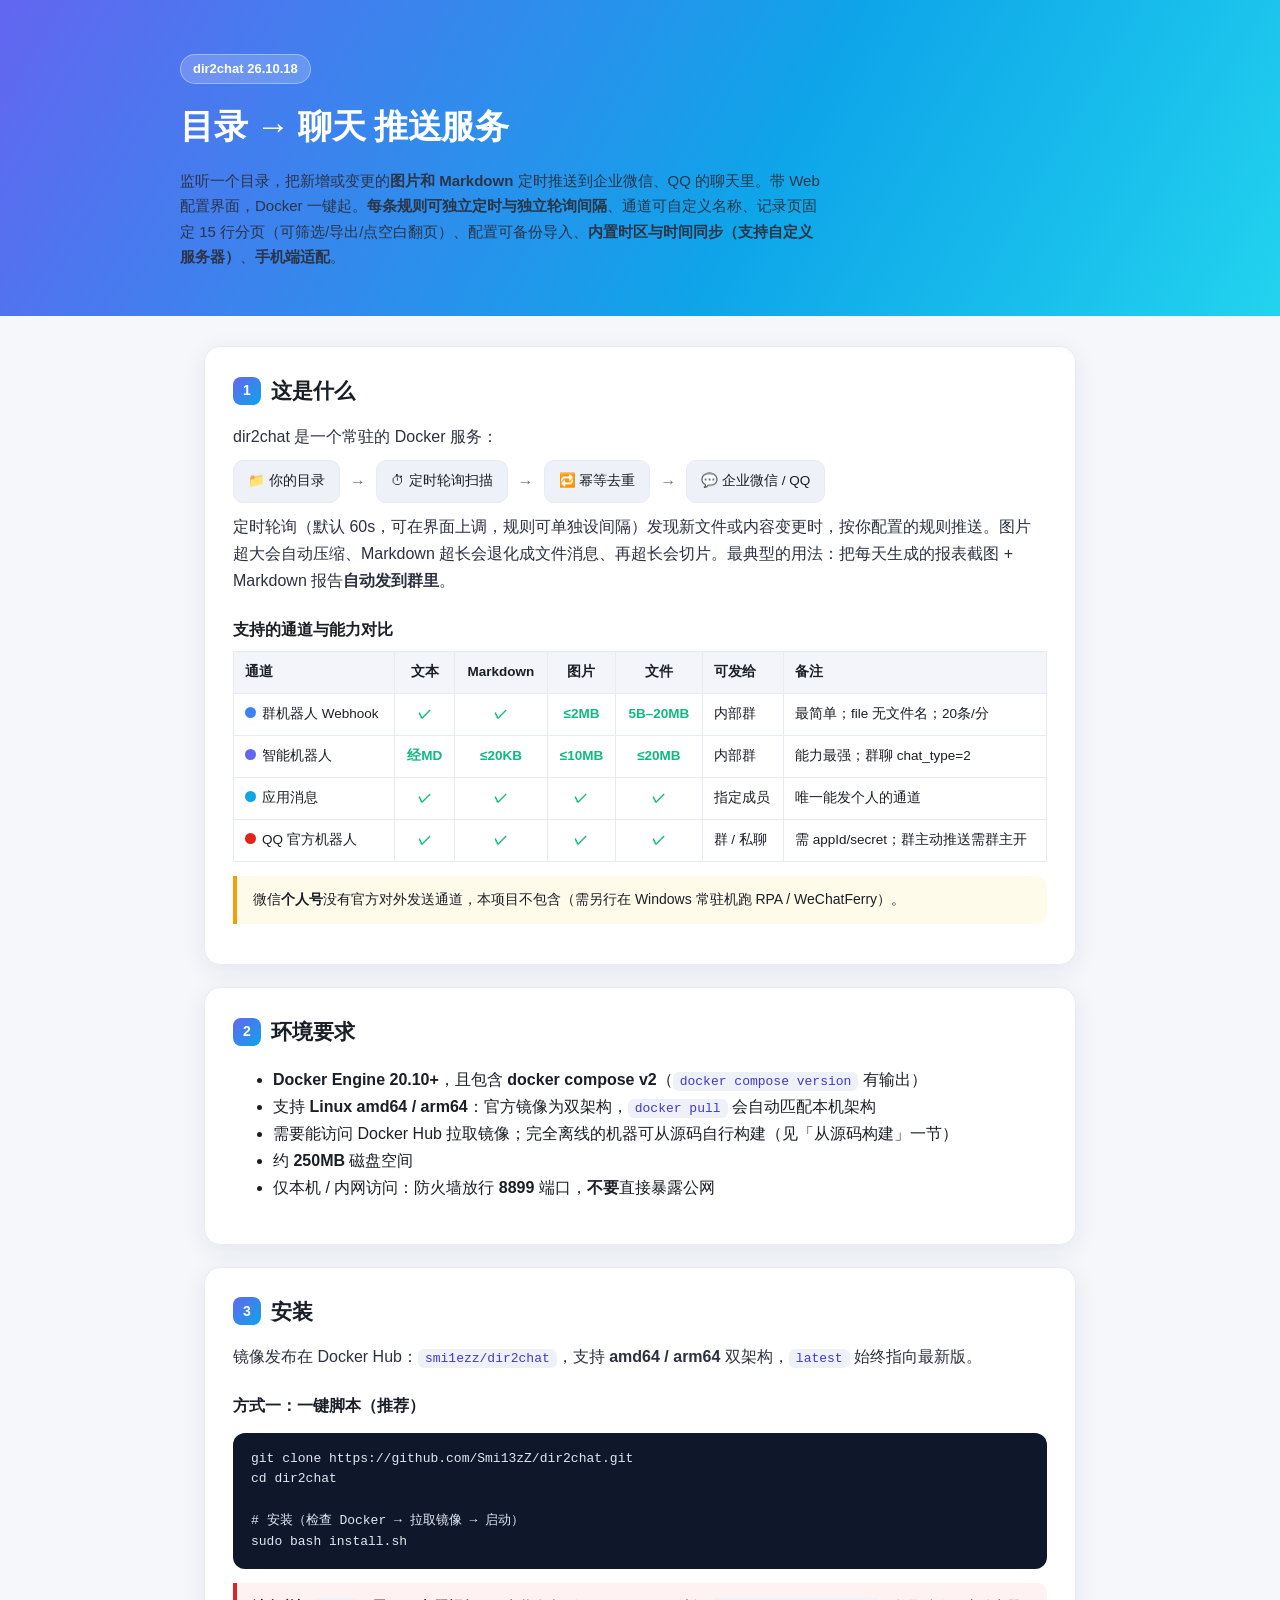
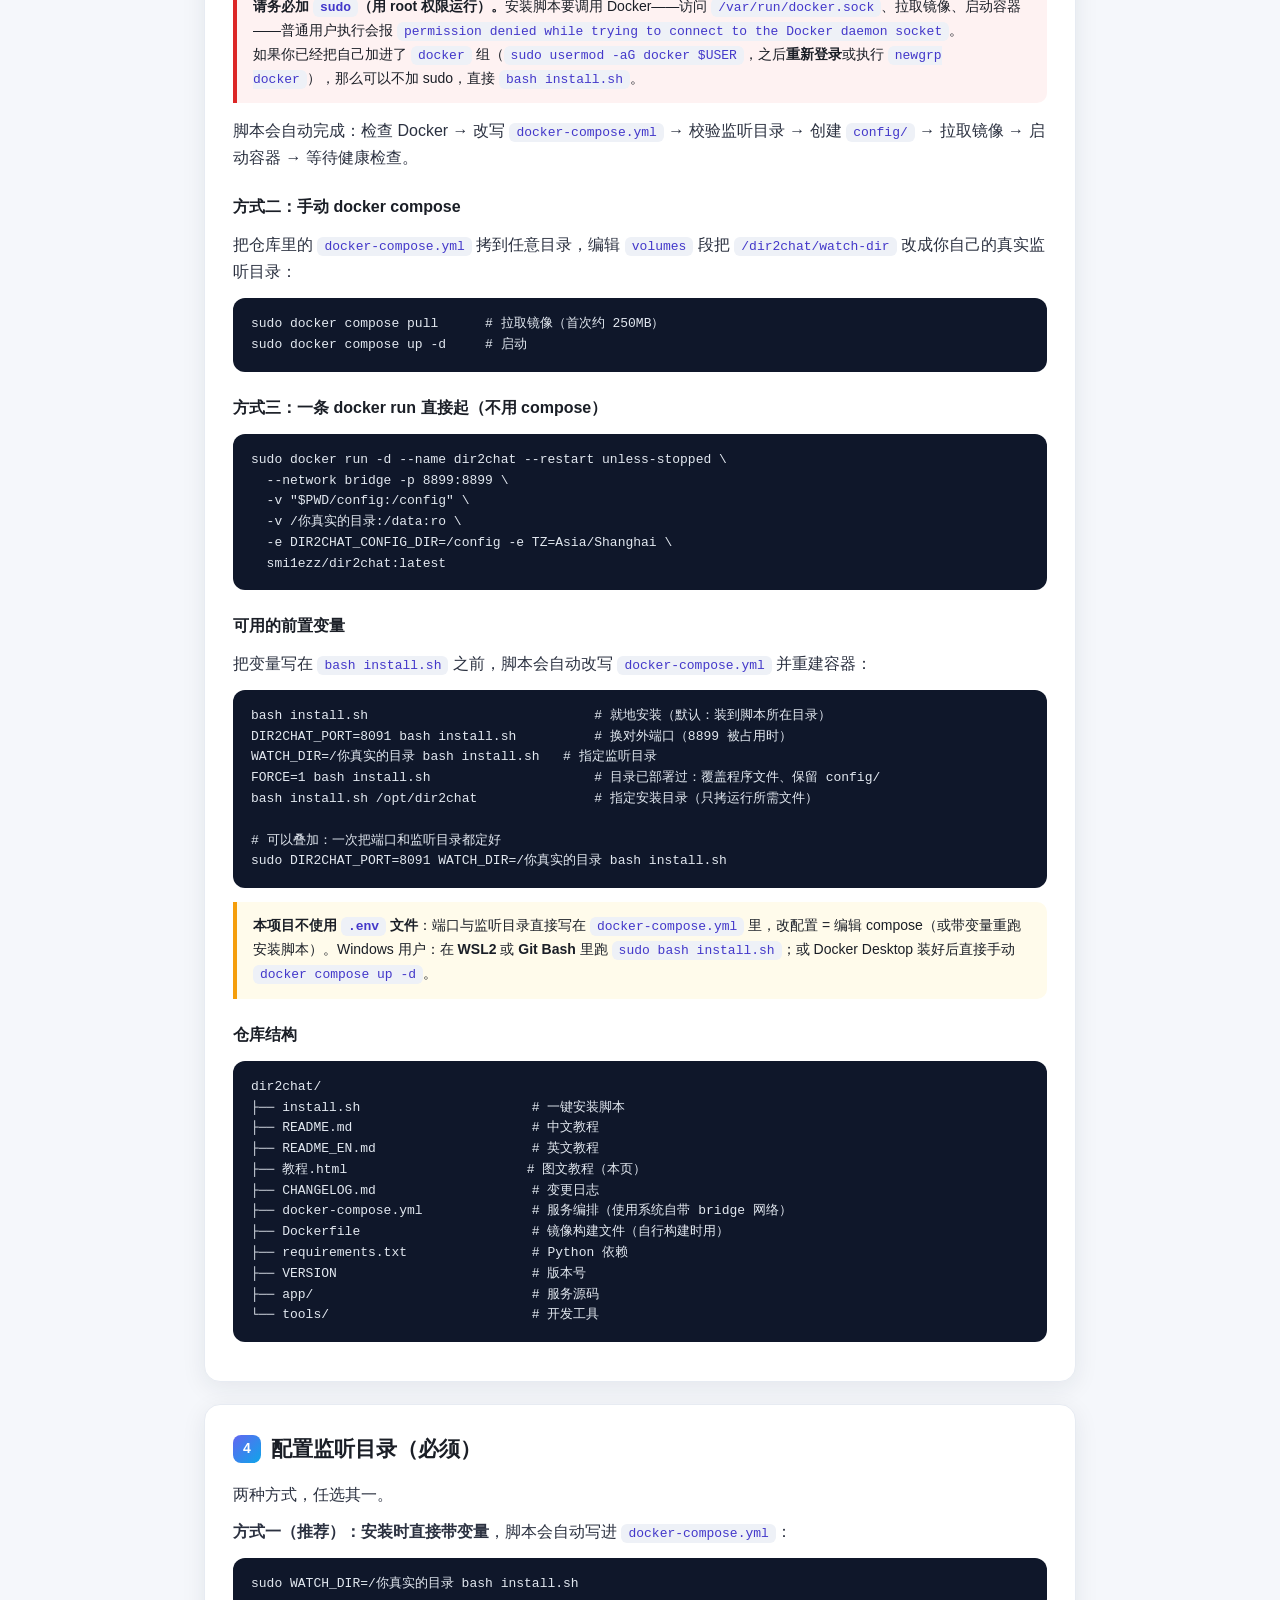
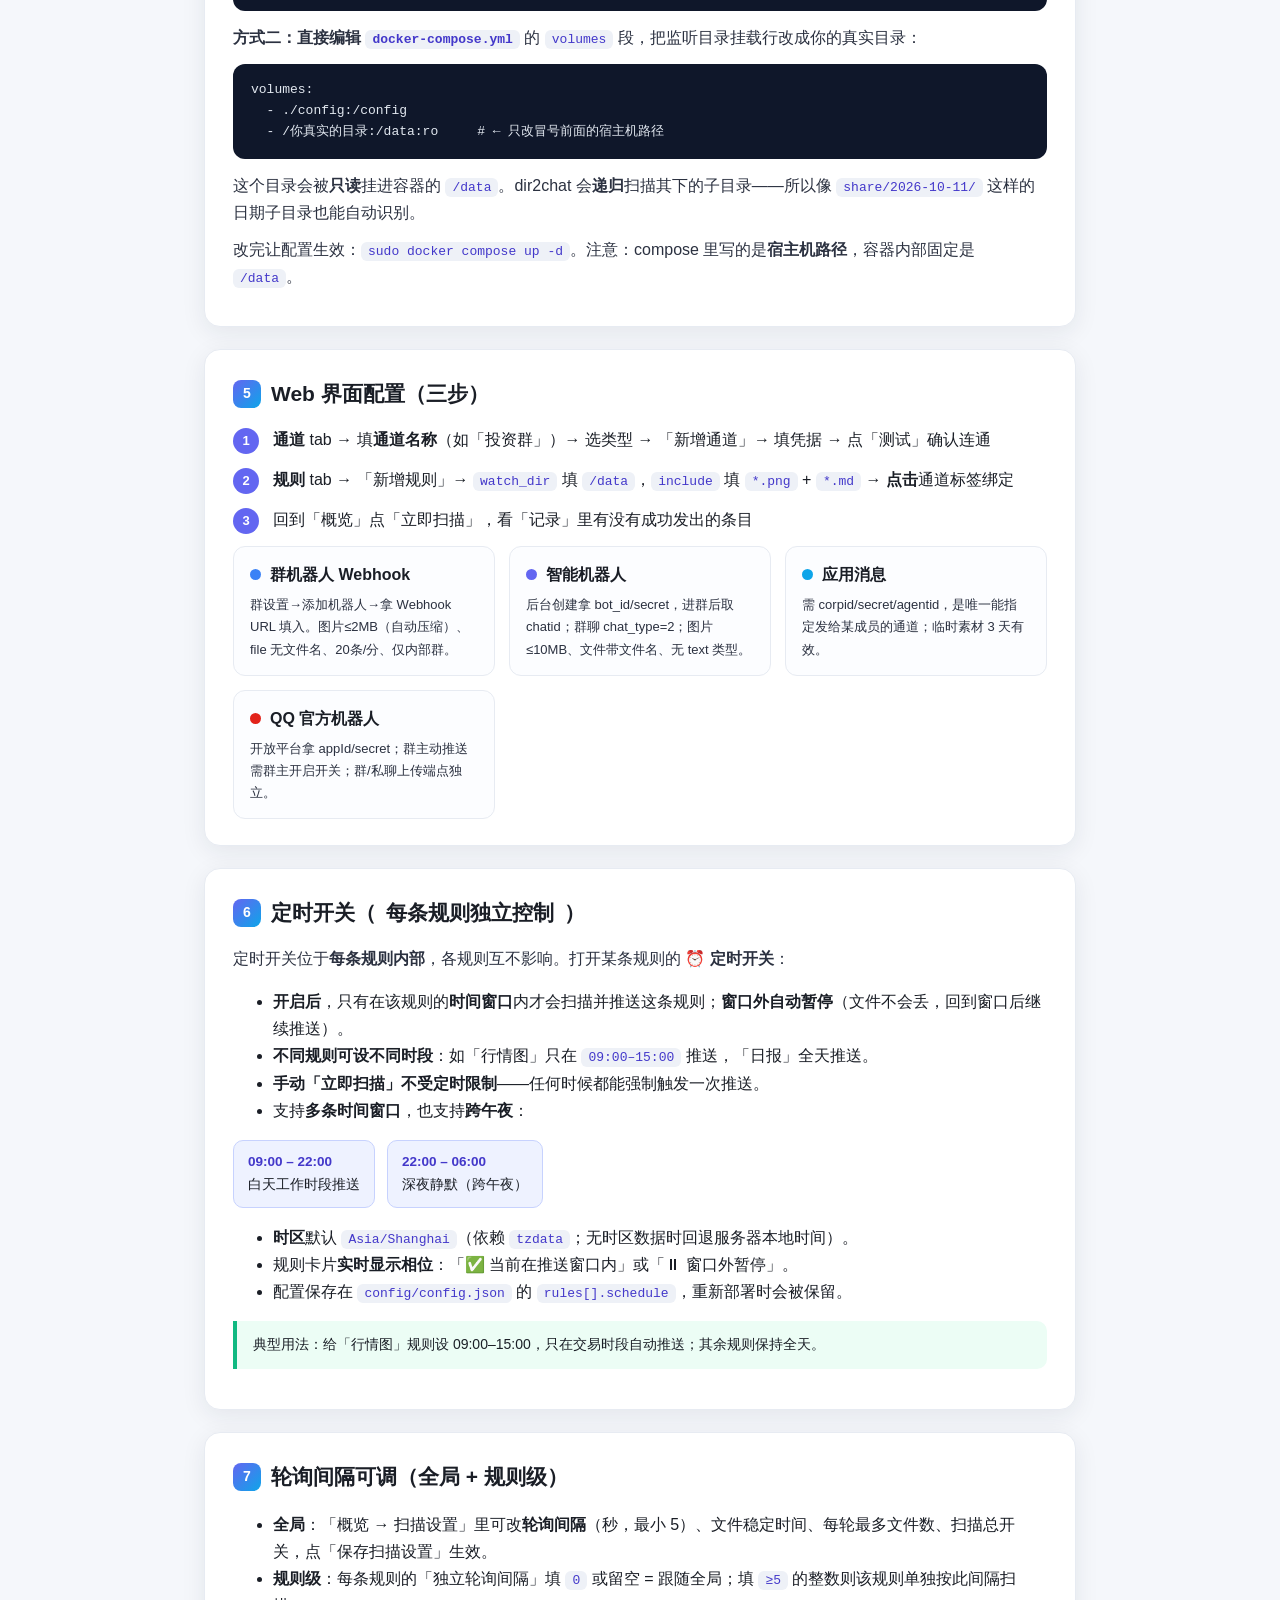
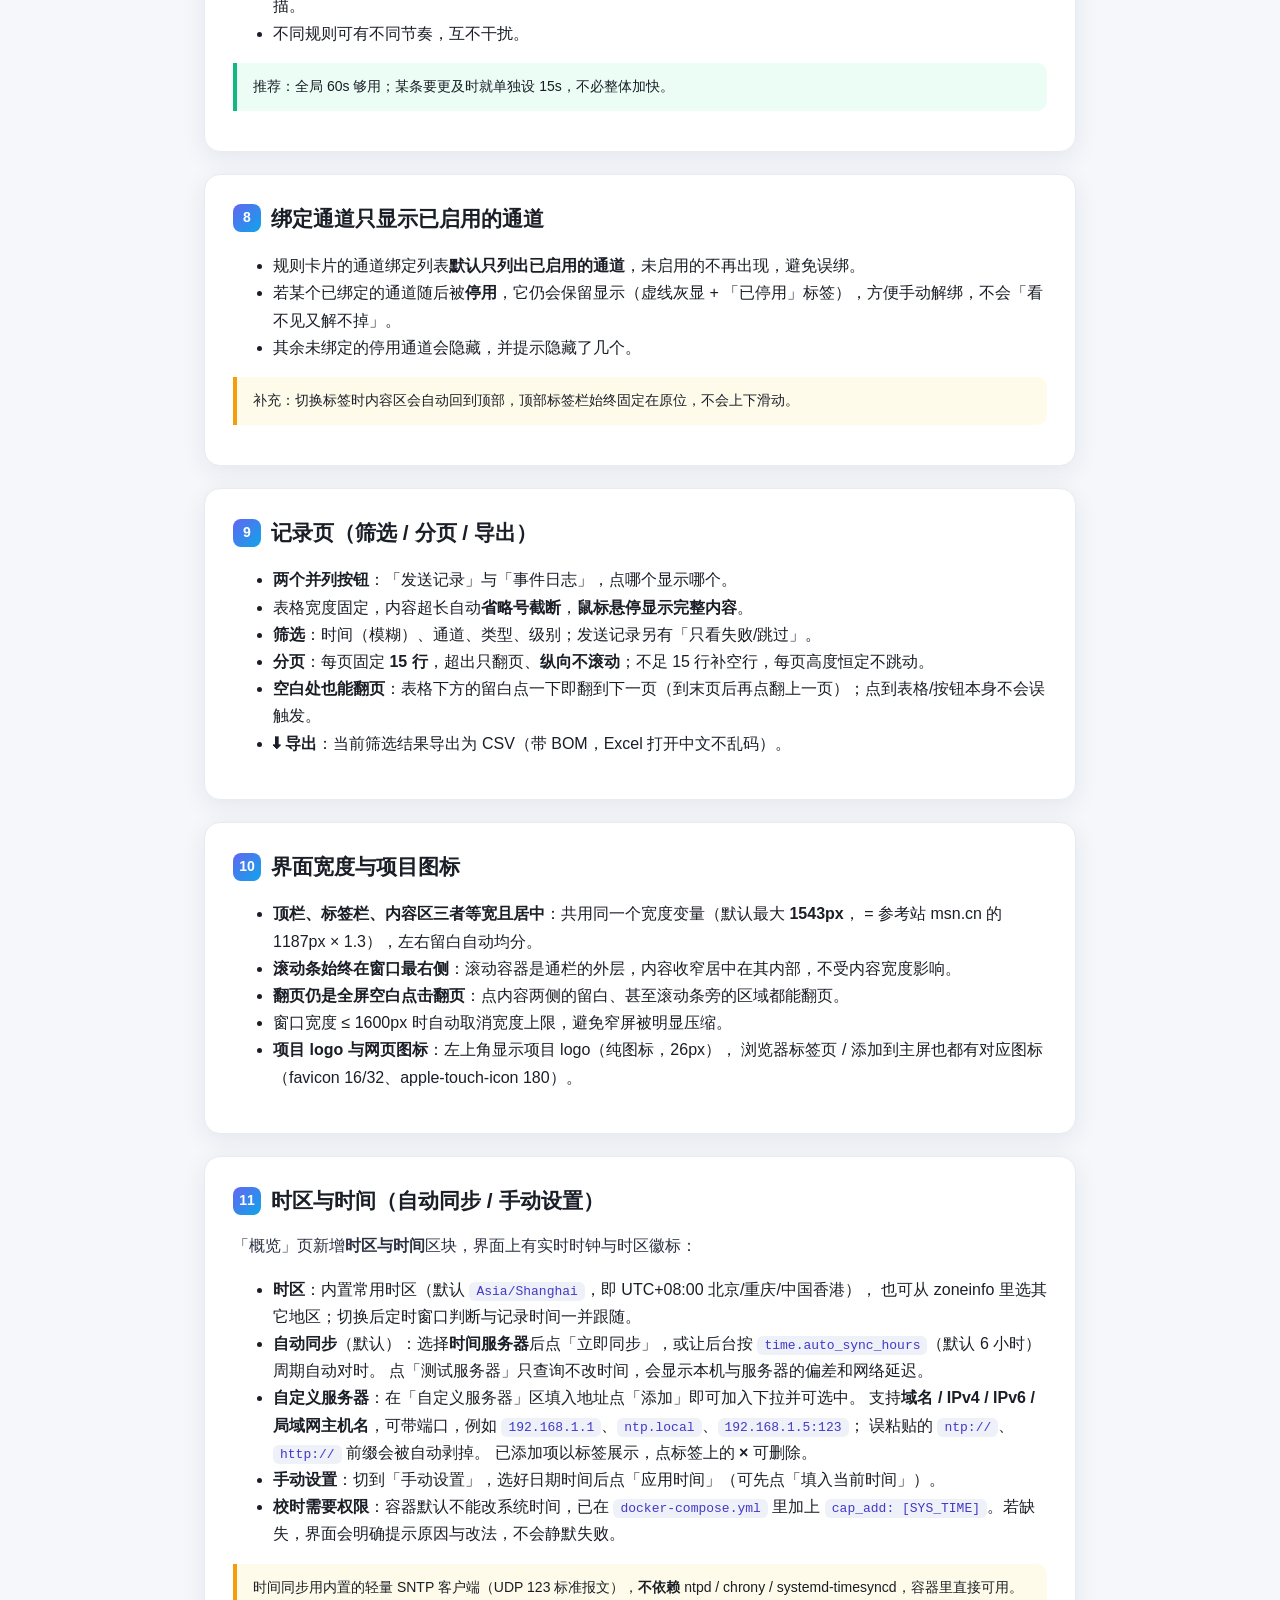
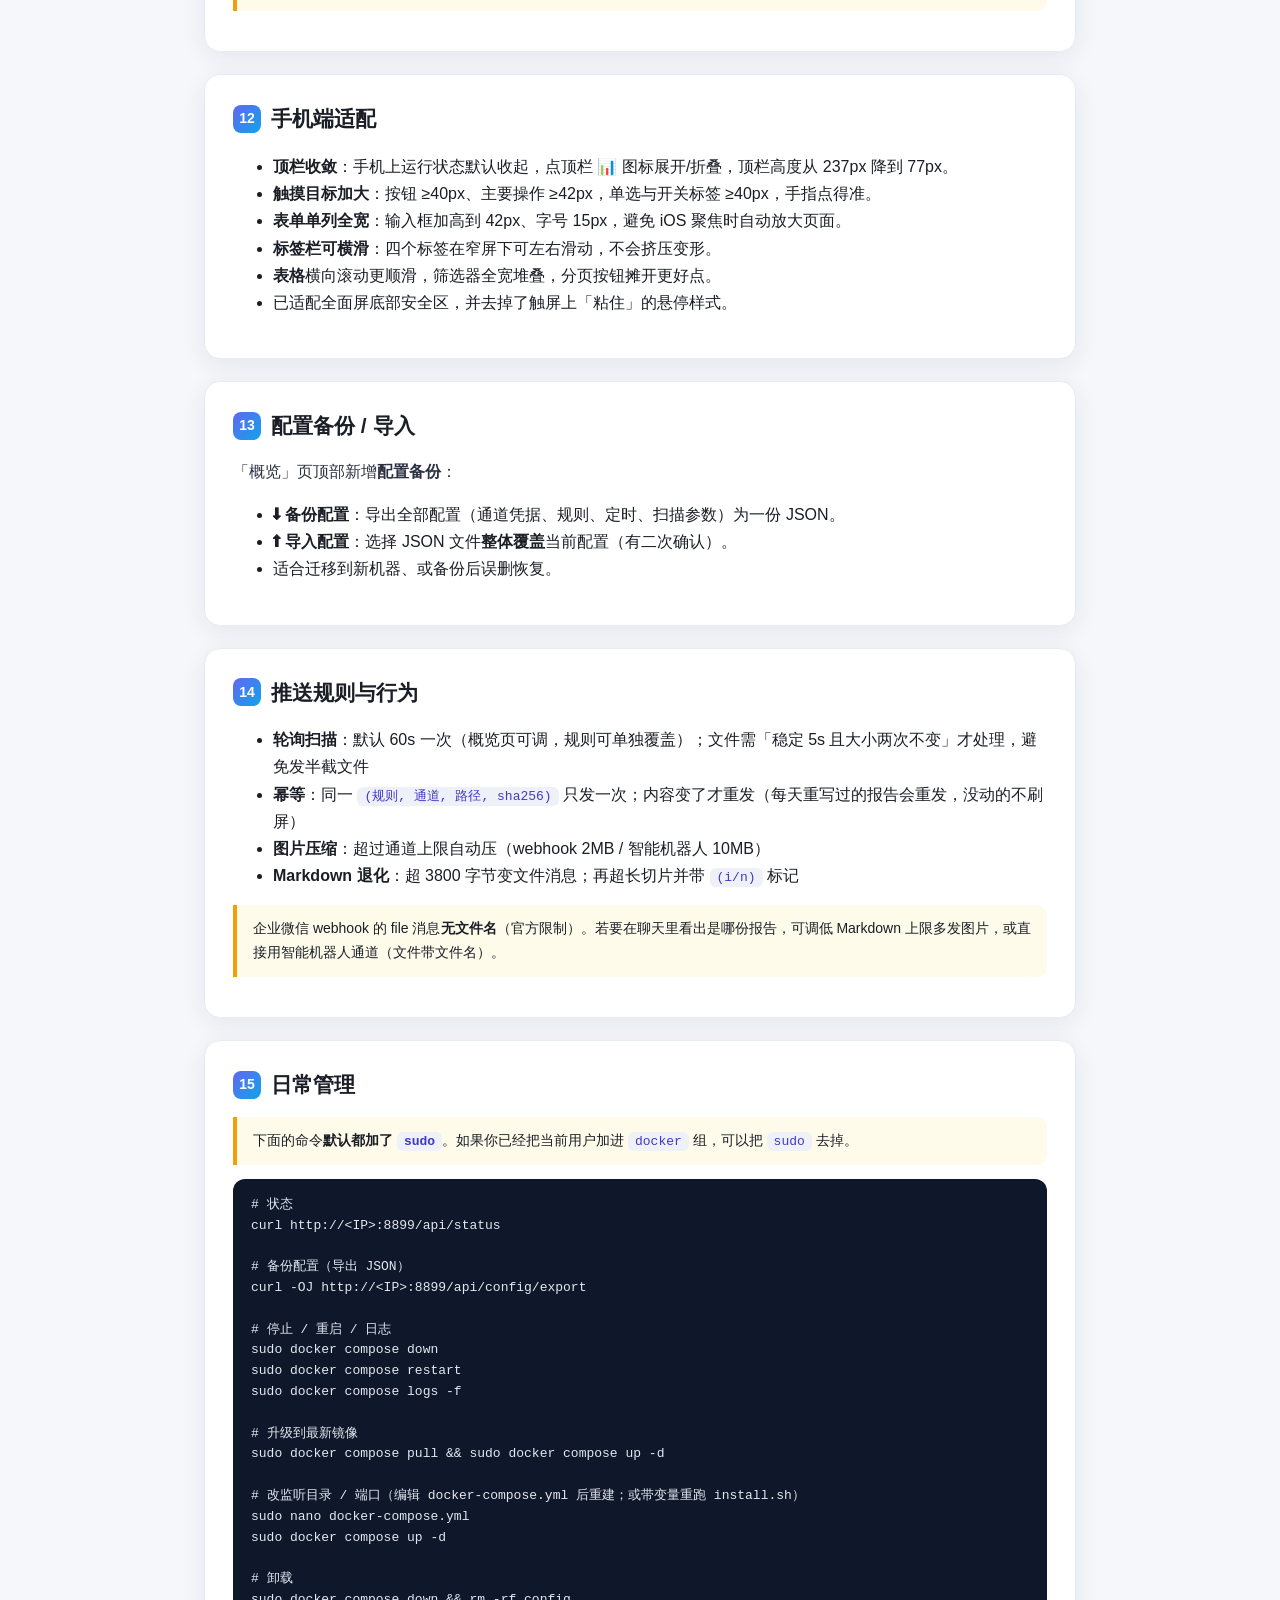
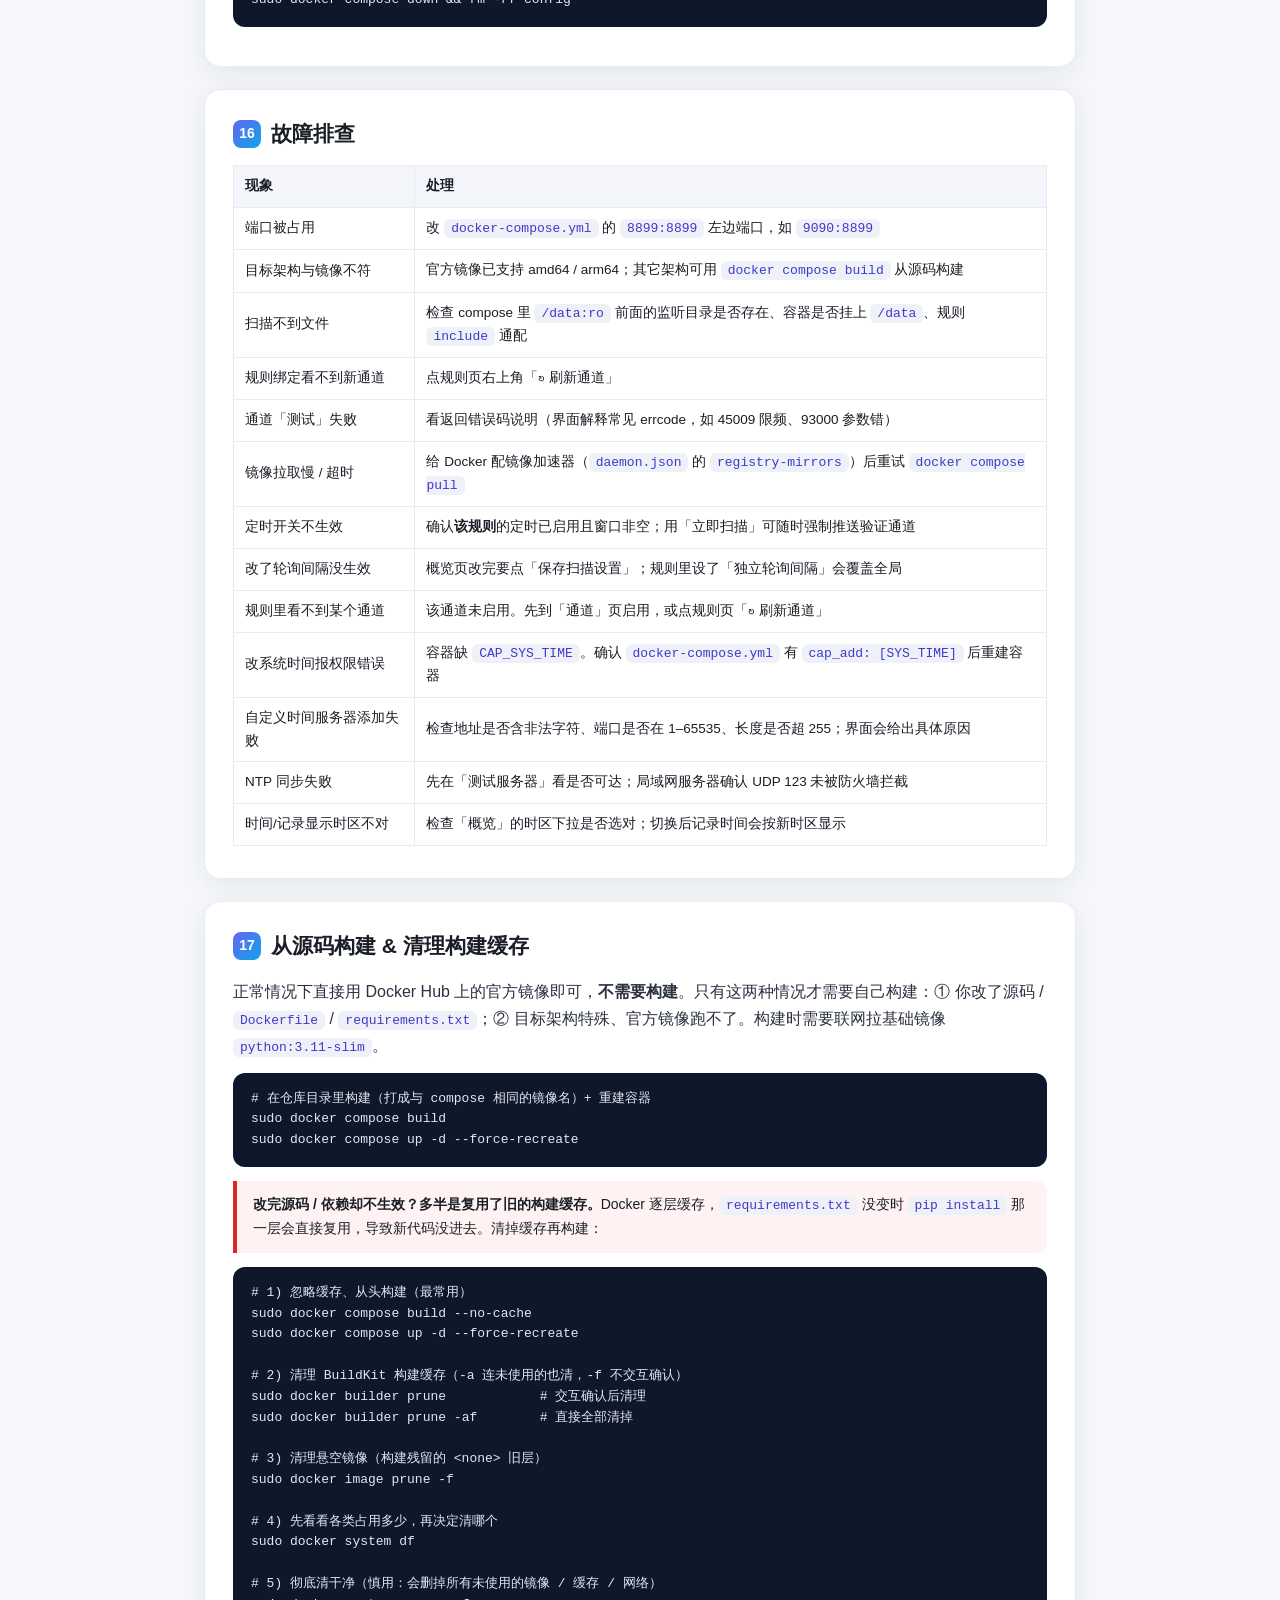
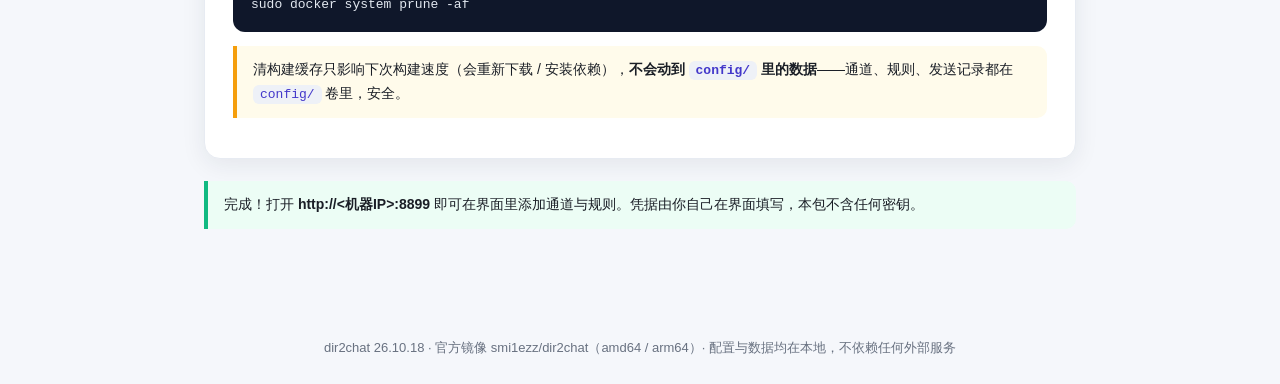
<file: 教程.html>
<!DOCTYPE html>
<html lang="zh-CN">
<head>
<meta charset="UTF-8">
<meta name="viewport" content="width=device-width, initial-scale=1.0">
<title>dir2chat 安装与配置教程 · 26.10.18</title>
<style>
  :root{
    --bg:#f5f7fb; --card:#ffffff; --ink:#1a1e26; --muted:#687180;
    --line:#e7ebf2; --brand:#6366f1; --brand2:#0ea5e9;
    --c-webhook:#3b82f6; --c-bot:#6366f1; --c-app:#0ea5e9; --c-qq:#e2231a;
    --ok:#10b981; --warn:#f59e0b; --radius:16px;
    --shadow:0 6px 24px rgba(31,41,55,.08);
  }
  *{box-sizing:border-box}
  body{margin:0;font-family:-apple-system,BlinkMacSystemFont,"Segoe UI","PingFang SC","Microsoft YaHei",sans-serif;
       background:var(--bg);color:var(--ink);line-height:1.7;-webkit-font-smoothing:antialiased}
  .hero{background:linear-gradient(120deg,#6366f1,#0ea5e9 60%,#22d3ee);color:#fff;padding:54px 24px 46px}
  .hero-in{max-width:920px;margin:0 auto}
  .hero h1{margin:0;font-size:34px;letter-spacing:-.5px}
  .hero p{margin:12px 0 0;opacity:.95;font-size:15px;max-width:640px}
  .badge{display:inline-block;background:rgba(255,255,255,.2);border:1px solid rgba(255,255,255,.35);
         padding:3px 12px;border-radius:999px;font-size:13px;font-weight:600;margin-bottom:14px}
  .wrap{max-width:920px;margin:0 auto;padding:8px 24px 64px}
  .card{background:var(--card);border:1px solid var(--line);border-radius:var(--radius);
        padding:26px 28px;margin:22px 0;box-shadow:var(--shadow)}
  h2{font-size:21px;margin:0 0 14px;display:flex;align-items:center;gap:10px}
  h2 .n{width:28px;height:28px;border-radius:8px;background:linear-gradient(135deg,var(--brand),var(--brand2));
        color:#fff;display:inline-flex;align-items:center;justify-content:center;font-size:14px;font-weight:700}
  h3{font-size:16px;margin:22px 0 8px}
  p{margin:10px 0;color:#2b3140}
  code{background:#eef1f7;color:#4338ca;padding:2px 7px;border-radius:6px;font-size:13px;
       font-family:"SF Mono",Consolas,Menlo,monospace}
  pre{background:#0f172a;color:#e2e8f0;border-radius:12px;padding:16px 18px;overflow:auto;font-size:13px;line-height:1.6}
  pre code{background:none;color:inherit;padding:0}
  .step{display:flex;gap:14px;align-items:flex-start;margin:12px 0}
  .step .dot{flex:0 0 auto;width:26px;height:26px;border-radius:50%;background:var(--brand);color:#fff;
           display:flex;align-items:center;justify-content:center;font-size:13px;font-weight:700;margin-top:2px}
  table{width:100%;border-collapse:collapse;font-size:13.5px;margin:6px 0}
  th,td{border:1px solid var(--line);padding:9px 11px;text-align:center}
  th{background:#f3f5fa;font-weight:600}
  td.l,th.l{text-align:left}
  .y{color:var(--ok);font-weight:600}.n{color:#94a3b8}
  .grid{display:grid;grid-template-columns:repeat(auto-fit,minmax(200px,1fr));gap:14px;margin-top:8px}
  .chan{border:1px solid var(--line);border-radius:12px;padding:14px 16px;background:#fcfdff}
  .chan .top{display:flex;align-items:center;gap:9px;font-weight:700;margin-bottom:6px}
  .dotc{width:11px;height:11px;border-radius:50%}
  .note{border-left:4px solid var(--warn);background:#fffbeb;padding:12px 16px;border-radius:0 10px 10px 0;margin:14px 0;font-size:14px}
  .warn{border-left:4px solid #dc2626;background:#fef2f2;padding:12px 16px;border-radius:0 10px 10px 0;margin:14px 0;font-size:14px}
  .ok{border-left:4px solid var(--ok);background:#ecfdf5;padding:12px 16px;border-radius:0 10px 10px 0;margin:14px 0;font-size:14px}
  .flow{display:flex;flex-wrap:wrap;gap:10px;align-items:center;margin:6px 0 2px}
  .flow .box{background:#eef1f7;border:1px solid var(--line);border-radius:10px;padding:9px 14px;font-size:13.5px}
  .flow .arr{color:var(--muted);font-weight:700}
  footer{text-align:center;color:var(--muted);font-size:13px;padding:30px}
  a{color:var(--brand)}
  .sched{display:flex;flex-wrap:wrap;gap:12px;margin:10px 0}
  .sched .win{background:#eef2ff;border:1px solid #c7d2fe;border-radius:10px;padding:10px 14px;font-size:13.5px}
  .sched .win b{color:#4338ca}
</style>
</head>
<body>
<div class="hero">
  <div class="hero-in">
    <span class="badge">dir2chat 26.10.18</span>
    <h1>目录 → 聊天 推送服务</h1>
    <p>监听一个目录，把新增或变更的<b>图片和 Markdown</b> 定时推送到企业微信、QQ 的聊天里。带 Web 配置界面，Docker 一键起。<b>每条规则可独立定时与独立轮询间隔</b>、通道可自定义名称、记录页固定 15 行分页（可筛选/导出/点空白翻页）、配置可备份导入、<b>内置时区与时间同步（支持自定义服务器）</b>、<b>手机端适配</b>。</p>
  </div>
</div>

<div class="wrap">

  <div class="card">
    <h2><span class="n">1</span>这是什么</h2>
    <p>dir2chat 是一个常驻的 Docker 服务：</p>
    <div class="flow">
      <span class="box">📁 你的目录</span><span class="arr">→</span>
      <span class="box">⏱ 定时轮询扫描</span><span class="arr">→</span>
      <span class="box">🔁 幂等去重</span><span class="arr">→</span>
      <span class="box">💬 企业微信 / QQ</span>
    </div>
    <p>定时轮询（默认 60s，可在界面上调，规则可单独设间隔）发现新文件或内容变更时，按你配置的规则推送。图片超大会自动压缩、Markdown 超长会退化成文件消息、再超长会切片。最典型的用法：把每天生成的报表截图 + Markdown 报告<b>自动发到群里</b>。</p>

    <h3>支持的通道与能力对比</h3>
    <table>
      <tr><th class="l">通道</th><th>文本</th><th>Markdown</th><th>图片</th><th>文件</th><th class="l">可发给</th><th class="l">备注</th></tr>
      <tr><td class="l"><span class="dotc" style="background:var(--c-webhook);display:inline-block;margin-right:6px"></span>群机器人 Webhook</td><td class="y">✓</td><td class="y">✓</td><td class="y">≤2MB</td><td class="y">5B–20MB</td><td class="l">内部群</td><td class="l">最简单；file 无文件名；20条/分</td></tr>
      <tr><td class="l"><span class="dotc" style="background:var(--c-bot);display:inline-block;margin-right:6px"></span>智能机器人</td><td class="y">经MD</td><td class="y">≤20KB</td><td class="y">≤10MB</td><td class="y">≤20MB</td><td class="l">内部群</td><td class="l">能力最强；群聊 chat_type=2</td></tr>
      <tr><td class="l"><span class="dotc" style="background:var(--c-app);display:inline-block;margin-right:6px"></span>应用消息</td><td class="y">✓</td><td class="y">✓</td><td class="y">✓</td><td class="y">✓</td><td class="l">指定成员</td><td class="l">唯一能发个人的通道</td></tr>
      <tr><td class="l"><span class="dotc" style="background:var(--c-qq);display:inline-block;margin-right:6px"></span>QQ 官方机器人</td><td class="y">✓</td><td class="y">✓</td><td class="y">✓</td><td class="y">✓</td><td class="l">群 / 私聊</td><td class="l">需 appId/secret；群主动推送需群主开</td></tr>
    </table>
    <div class="note">微信<strong>个人号</strong>没有官方对外发送通道，本项目不包含（需另行在 Windows 常驻机跑 RPA / WeChatFerry）。</div>
  </div>

  <div class="card">
    <h2><span class="n">2</span>环境要求</h2>
    <ul>
      <li><b>Docker Engine 20.10+</b>，且包含 <b>docker compose v2</b>（<code>docker compose version</code> 有输出）</li>
      <li>支持 <b>Linux amd64 / arm64</b>：官方镜像为双架构，<code>docker pull</code> 会自动匹配本机架构</li>
      <li>需要能访问 Docker Hub 拉取镜像；完全离线的机器可从源码自行构建（见「从源码构建」一节）</li>
      <li>约 <b>250MB</b> 磁盘空间</li>
      <li>仅本机 / 内网访问：防火墙放行 <b>8899</b> 端口，<b>不要</b>直接暴露公网</li>
    </ul>
  </div>

  <div class="card">
    <h2><span class="n">3</span>安装</h2>
    <p>镜像发布在 Docker Hub：<code>smi1ezz/dir2chat</code>，支持 <b>amd64 / arm64</b> 双架构，<code>latest</code> 始终指向最新版。</p>
    <h3>方式一：一键脚本（推荐）</h3>
    <pre><code>git clone https://github.com/Smi13zZ/dir2chat.git
cd dir2chat

# 安装（检查 Docker → 拉取镜像 → 启动）
sudo bash install.sh</code></pre>
    <div class="warn"><b>请务必加 <code>sudo</code>（用 root 权限运行）。</b>安装脚本要调用 Docker——访问 <code>/var/run/docker.sock</code>、拉取镜像、启动容器——普通用户执行会报 <code>permission denied while trying to connect to the Docker daemon socket</code>。<br>
    如果你已经把自己加进了 <code>docker</code> 组（<code>sudo usermod -aG docker $USER</code>，之后<b>重新登录</b>或执行 <code>newgrp docker</code>），那么可以不加 sudo，直接 <code>bash install.sh</code>。</div>
    <p>脚本会自动完成：检查 Docker → 改写 <code>docker-compose.yml</code> → 校验监听目录 → 创建 <code>config/</code> → 拉取镜像 → 启动容器 → 等待健康检查。</p>
    <h3>方式二：手动 docker compose</h3>
    <p>把仓库里的 <code>docker-compose.yml</code> 拷到任意目录，编辑 <code>volumes</code> 段把 <code>/dir2chat/watch-dir</code> 改成你自己的真实监听目录：</p>
    <pre><code>sudo docker compose pull      # 拉取镜像（首次约 250MB）
sudo docker compose up -d     # 启动</code></pre>
    <h3>方式三：一条 docker run 直接起（不用 compose）</h3>
    <pre><code>sudo docker run -d --name dir2chat --restart unless-stopped \
  --network bridge -p 8899:8899 \
  -v "$PWD/config:/config" \
  -v /你真实的目录:/data:ro \
  -e DIR2CHAT_CONFIG_DIR=/config -e TZ=Asia/Shanghai \
  smi1ezz/dir2chat:latest</code></pre>
    <h3>可用的前置变量</h3>
    <p>把变量写在 <code>bash install.sh</code> 之前，脚本会自动改写 <code>docker-compose.yml</code> 并重建容器：</p>
    <pre><code>bash install.sh                             # 就地安装（默认：装到脚本所在目录）
DIR2CHAT_PORT=8091 bash install.sh          # 换对外端口（8899 被占用时）
WATCH_DIR=/你真实的目录 bash install.sh   # 指定监听目录
FORCE=1 bash install.sh                     # 目录已部署过：覆盖程序文件、保留 config/
bash install.sh /opt/dir2chat               # 指定安装目录（只拷运行所需文件）

# 可以叠加：一次把端口和监听目录都定好
sudo DIR2CHAT_PORT=8091 WATCH_DIR=/你真实的目录 bash install.sh</code></pre>
    <div class="note"><b>本项目不使用 <code>.env</code> 文件</b>：端口与监听目录直接写在 <code>docker-compose.yml</code> 里，改配置 = 编辑 compose（或带变量重跑安装脚本）。Windows 用户：在 <b>WSL2</b> 或 <b>Git Bash</b> 里跑 <code>sudo bash install.sh</code>；或 Docker Desktop 装好后直接手动 <code>docker compose up -d</code>。</div>
    <h3>仓库结构</h3>
    <pre><code>dir2chat/
├── install.sh                      # 一键安装脚本
├── README.md                       # 中文教程
├── README_EN.md                    # 英文教程
├── 教程.html                       # 图文教程（本页）
├── CHANGELOG.md                    # 变更日志
├── docker-compose.yml              # 服务编排（使用系统自带 bridge 网络）
├── Dockerfile                      # 镜像构建文件（自行构建时用）
├── requirements.txt                # Python 依赖
├── VERSION                         # 版本号
├── app/                            # 服务源码
└── tools/                          # 开发工具</code></pre>
  </div>

  <div class="card">
    <h2><span class="n">4</span>配置监听目录（必须）</h2>
    <p>两种方式，任选其一。</p>
    <p><b>方式一（推荐）：安装时直接带变量</b>，脚本会自动写进 <code>docker-compose.yml</code>：</p>
    <pre><code>sudo WATCH_DIR=/你真实的目录 bash install.sh</code></pre>
    <p><b>方式二：直接编辑 <code>docker-compose.yml</code></b> 的 <code>volumes</code> 段，把监听目录挂载行改成你的真实目录：</p>
    <pre><code>volumes:
  - ./config:/config
  - /你真实的目录:/data:ro     # ← 只改冒号前面的宿主机路径</code></pre>
    <p>这个目录会被<b>只读</b>挂进容器的 <code>/data</code>。dir2chat 会<b>递归</b>扫描其下的子目录——所以像 <code>share/2026-10-11/</code> 这样的日期子目录也能自动识别。</p>
    <p>改完让配置生效：<code>sudo docker compose up -d</code>。注意：compose 里写的是<b>宿主机路径</b>，容器内部固定是 <code>/data</code>。</p>
  </div>

  <div class="card">
    <h2><span class="n">5</span>Web 界面配置（三步）</h2>
    <div class="step"><span class="dot">1</span><div><b>通道</b> tab → 填<b>通道名称</b>（如「投资群」）→ 选类型 → 「新增通道」→ 填凭据 → 点「测试」确认连通</div></div>
    <div class="step"><span class="dot">2</span><div><b>规则</b> tab → 「新增规则」→ <code>watch_dir</code> 填 <code>/data</code>，<code>include</code> 填 <code>*.png</code> + <code>*.md</code> → <b>点击</b>通道标签绑定</div></div>
    <div class="step"><span class="dot">3</span><div>回到「概览」点「立即扫描」，看「记录」里有没有成功发出的条目</div></div>

    <div class="grid">
      <div class="chan"><div class="top"><span class="dotc" style="background:var(--c-webhook)"></span>群机器人 Webhook</div>
        <p style="font-size:13px;margin:0">群设置→添加机器人→拿 Webhook URL 填入。图片≤2MB（自动压缩）、file 无文件名、20条/分、仅内部群。</p></div>
      <div class="chan"><div class="top"><span class="dotc" style="background:var(--c-bot)"></span>智能机器人</div>
        <p style="font-size:13px;margin:0">后台创建拿 bot_id/secret，进群后取 chatid；群聊 chat_type=2；图片≤10MB、文件带文件名、无 text 类型。</p></div>
      <div class="chan"><div class="top"><span class="dotc" style="background:var(--c-app)"></span>应用消息</div>
        <p style="font-size:13px;margin:0">需 corpid/secret/agentid，是唯一能指定发给某成员的通道；临时素材 3 天有效。</p></div>
      <div class="chan"><div class="top"><span class="dotc" style="background:var(--c-qq)"></span>QQ 官方机器人</div>
        <p style="font-size:13px;margin:0">开放平台拿 appId/secret；群主动推送需群主开启开关；群/私聊上传端点独立。</p></div>
    </div>
  </div>

  <div class="card">
    <h2><span class="n">6</span>定时开关（<b>每条规则独立控制</b>）</h2>
    <p>定时开关位于<b>每条规则内部</b>，各规则互不影响。打开某条规则的 <b>⏰ 定时开关</b>：</p>
    <ul>
      <li><b>开启后</b>，只有在该规则的<b>时间窗口</b>内才会扫描并推送这条规则；<b>窗口外自动暂停</b>（文件不会丢，回到窗口后继续推送）。</li>
      <li><b>不同规则可设不同时段</b>：如「行情图」只在 <code>09:00–15:00</code> 推送，「日报」全天推送。</li>
      <li><b>手动「立即扫描」不受定时限制</b>——任何时候都能强制触发一次推送。</li>
      <li>支持<b>多条时间窗口</b>，也支持<b>跨午夜</b>：</li>
    </ul>
    <div class="sched">
      <div class="win"><b>09:00 – 22:00</b><br>白天工作时段推送</div>
      <div class="win"><b>22:00 – 06:00</b><br>深夜静默（跨午夜）</div>
    </div>
    <ul>
      <li><b>时区</b>默认 <code>Asia/Shanghai</code>（依赖 <code>tzdata</code>；无时区数据时回退服务器本地时间）。</li>
      <li>规则卡片<b>实时显示相位</b>：「✅ 当前在推送窗口内」或「⏸ 窗口外暂停」。</li>
      <li>配置保存在 <code>config/config.json</code> 的 <code>rules[].schedule</code>，重新部署时会被保留。</li>
    </ul>
    <div class="ok">典型用法：给「行情图」规则设 09:00–15:00，只在交易时段自动推送；其余规则保持全天。</div>
  </div>

  <div class="card">
    <h2><span class="n">7</span>轮询间隔可调（全局 + 规则级）</h2>
    <ul>
      <li><b>全局</b>：「概览 → 扫描设置」里可改<b>轮询间隔</b>（秒，最小 5）、文件稳定时间、每轮最多文件数、扫描总开关，点「保存扫描设置」生效。</li>
      <li><b>规则级</b>：每条规则的「独立轮询间隔」填 <code>0</code> 或留空 = 跟随全局；填 <code>≥5</code> 的整数则该规则单独按此间隔扫描。</li>
      <li>不同规则可有不同节奏，互不干扰。</li>
    </ul>
    <div class="ok">推荐：全局 60s 够用；某条要更及时就单独设 15s，不必整体加快。</div>
  </div>

  <div class="card">
    <h2><span class="n">8</span>绑定通道只显示已启用的通道</h2>
    <ul>
      <li>规则卡片的通道绑定列表<b>默认只列出已启用的通道</b>，未启用的不再出现，避免误绑。</li>
      <li>若某个已绑定的通道随后被<b>停用</b>，它仍会保留显示（虚线灰显 + 「已停用」标签），方便手动解绑，不会「看不见又解不掉」。</li>
      <li>其余未绑定的停用通道会隐藏，并提示隐藏了几个。</li>
    </ul>
    <div class="note">补充：切换标签时内容区会自动回到顶部，顶部标签栏始终固定在原位，不会上下滑动。</div>
  </div>

  <div class="card">
    <h2><span class="n">9</span>记录页（筛选 / 分页 / 导出）</h2>
    <ul>
      <li><b>两个并列按钮</b>：「发送记录」与「事件日志」，点哪个显示哪个。</li>
      <li>表格宽度固定，内容超长自动<b>省略号截断</b>，<b>鼠标悬停显示完整内容</b>。</li>
      <li><b>筛选</b>：时间（模糊）、通道、类型、级别；发送记录另有「只看失败/跳过」。</li>
      <li><b>分页</b>：每页固定 <b>15 行</b>，超出只翻页、<b>纵向不滚动</b>；不足 15 行补空行，每页高度恒定不跳动。</li>
      <li><b>空白处也能翻页</b>：表格下方的留白点一下即翻到下一页（到末页后再点翻上一页）；点到表格/按钮本身不会误触发。</li>
      <li><b>⬇ 导出</b>：当前筛选结果导出为 CSV（带 BOM，Excel 打开中文不乱码）。</li>
    </ul>
  </div>

  <div class="card">
    <h2><span class="n">10</span>界面宽度与项目图标</h2>
    <ul>
      <li><b>顶栏、标签栏、内容区三者等宽且居中</b>：共用同一个宽度变量（默认最大 <b>1543px</b>，
          = 参考站 msn.cn 的 1187px × 1.3），左右留白自动均分。</li>
      <li><b>滚动条始终在窗口最右侧</b>：滚动容器是通栏的外层，内容收窄居中在其内部，不受内容宽度影响。</li>
      <li><b>翻页仍是全屏空白点击翻页</b>：点内容两侧的留白、甚至滚动条旁的区域都能翻页。</li>
      <li>窗口宽度 ≤ 1600px 时自动取消宽度上限，避免窄屏被明显压缩。</li>
      <li><b>项目 logo 与网页图标</b>：左上角显示项目 logo（纯图标，26px），
          浏览器标签页 / 添加到主屏也都有对应图标（favicon 16/32、apple-touch-icon 180）。</li>
    </ul>
  </div>

  <div class="card">
    <h2><span class="n">11</span>时区与时间（自动同步 / 手动设置）</h2>
    <p>「概览」页新增<b>时区与时间</b>区块，界面上有实时时钟与时区徽标：</p>
    <ul>
      <li><b>时区</b>：内置常用时区（默认 <code>Asia/Shanghai</code>，即 UTC+08:00 北京/重庆/中国香港），
        也可从 zoneinfo 里选其它地区；切换后定时窗口判断与记录时间一并跟随。</li>
      <li><b>自动同步</b>（默认）：选择<b>时间服务器</b>后点「立即同步」，或让后台按
        <code>time.auto_sync_hours</code>（默认 6 小时）周期自动对时。
        点「测试服务器」只查询不改时间，会显示本机与服务器的偏差和网络延迟。</li>
      <li><b>自定义服务器</b>：在「自定义服务器」区填入地址点「添加」即可加入下拉并可选中。
        支持<b>域名 / IPv4 / IPv6 / 局域网主机名</b>，可带端口，例如
        <code>192.168.1.1</code>、<code>ntp.local</code>、<code>192.168.1.5:123</code>；
        误粘贴的 <code>ntp://</code>、<code>http://</code> 前缀会被自动剥掉。
        已添加项以标签展示，点标签上的 <b>×</b> 可删除。</li>
      <li><b>手动设置</b>：切到「手动设置」，选好日期时间后点「应用时间」（可先点「填入当前时间」）。</li>
      <li><b>校时需要权限</b>：容器默认不能改系统时间，已在 <code>docker-compose.yml</code> 里加上
        <code>cap_add: [SYS_TIME]</code>。若缺失，界面会明确提示原因与改法，不会静默失败。</li>
    </ul>
    <div class="note">时间同步用内置的轻量 SNTP 客户端（UDP 123 标准报文），<b>不依赖</b> ntpd / chrony / systemd-timesyncd，容器里直接可用。</div>
  </div>

  <div class="card">
    <h2><span class="n">12</span>手机端适配</h2>
    <ul>
      <li><b>顶栏收敛</b>：手机上运行状态默认收起，点顶栏 <b>📊</b> 图标展开/折叠，顶栏高度从 237px 降到 77px。</li>
      <li><b>触摸目标加大</b>：按钮 ≥40px、主要操作 ≥42px，单选与开关标签 ≥40px，手指点得准。</li>
      <li><b>表单单列全宽</b>：输入框加高到 42px、字号 15px，避免 iOS 聚焦时自动放大页面。</li>
      <li><b>标签栏可横滑</b>：四个标签在窄屏下可左右滑动，不会挤压变形。</li>
      <li><b>表格</b>横向滚动更顺滑，筛选器全宽堆叠，分页按钮摊开更好点。</li>
      <li>已适配全面屏底部安全区，并去掉了触屏上「粘住」的悬停样式。</li>
    </ul>
  </div>

  <div class="card">
    <h2><span class="n">13</span>配置备份 / 导入</h2>
    <p>「概览」页顶部新增<b>配置备份</b>：</p>
    <ul>
      <li><b>⬇ 备份配置</b>：导出全部配置（通道凭据、规则、定时、扫描参数）为一份 JSON。</li>
      <li><b>⬆ 导入配置</b>：选择 JSON 文件<b>整体覆盖</b>当前配置（有二次确认）。</li>
      <li>适合迁移到新机器、或备份后误删恢复。</li>
    </ul>
  </div>

  <div class="card">
    <h2><span class="n">14</span>推送规则与行为</h2>
    <ul>
      <li><b>轮询扫描</b>：默认 60s 一次（概览页可调，规则可单独覆盖）；文件需「稳定 5s 且大小两次不变」才处理，避免发半截文件</li>
      <li><b>幂等</b>：同一 <code>(规则, 通道, 路径, sha256)</code> 只发一次；内容变了才重发（每天重写过的报告会重发，没动的不刷屏）</li>
      <li><b>图片压缩</b>：超过通道上限自动压（webhook 2MB / 智能机器人 10MB）</li>
      <li><b>Markdown 退化</b>：超 3800 字节变文件消息；再超长切片并带 <code>(i/n)</code> 标记</li>
    </ul>
    <div class="note">企业微信 webhook 的 file 消息<b>无文件名</b>（官方限制）。若要在聊天里看出是哪份报告，可调低 Markdown 上限多发图片，或直接用智能机器人通道（文件带文件名）。</div>
  </div>

  <div class="card">
    <h2><span class="n">15</span>日常管理</h2>
    <div class="note">下面的命令<b>默认都加了 <code>sudo</code></b>。如果你已经把当前用户加进 <code>docker</code> 组，可以把 <code>sudo</code> 去掉。</div>
    <pre><code># 状态
curl http://&lt;IP&gt;:8899/api/status

# 备份配置（导出 JSON）
curl -OJ http://&lt;IP&gt;:8899/api/config/export

# 停止 / 重启 / 日志
sudo docker compose down
sudo docker compose restart
sudo docker compose logs -f

# 升级到最新镜像
sudo docker compose pull && sudo docker compose up -d

# 改监听目录 / 端口（编辑 docker-compose.yml 后重建；或带变量重跑 install.sh）
sudo nano docker-compose.yml
sudo docker compose up -d

# 卸载
sudo docker compose down &amp;&amp; rm -rf config</code></pre>
  </div>

  <div class="card">
    <h2><span class="n">16</span>故障排查</h2>
    <table>
      <tr><th class="l">现象</th><th class="l">处理</th></tr>
      <tr><td class="l">端口被占用</td><td class="l">改 <code>docker-compose.yml</code> 的 <code>8899:8899</code> 左边端口，如 <code>9090:8899</code></td></tr>
      <tr><td class="l">目标架构与镜像不符</td><td class="l">官方镜像已支持 amd64 / arm64；其它架构可用 <code>docker compose build</code> 从源码构建</td></tr>
      <tr><td class="l">扫描不到文件</td><td class="l">检查 compose 里 <code>/data:ro</code> 前面的监听目录是否存在、容器是否挂上 <code>/data</code>、规则 <code>include</code> 通配</td></tr>
      <tr><td class="l">规则绑定看不到新通道</td><td class="l">点规则页右上角「↻ 刷新通道」</td></tr>
      <tr><td class="l">通道「测试」失败</td><td class="l">看返回错误码说明（界面解释常见 errcode，如 45009 限频、93000 参数错）</td></tr>
      <tr><td class="l">镜像拉取慢 / 超时</td><td class="l">给 Docker 配镜像加速器（<code>daemon.json</code> 的 <code>registry-mirrors</code>）后重试 <code>docker compose pull</code></td></tr>
      <tr><td class="l">定时开关不生效</td><td class="l">确认<b>该规则</b>的定时已启用且窗口非空；用「立即扫描」可随时强制推送验证通道</td></tr>
      <tr><td class="l">改了轮询间隔没生效</td><td class="l">概览页改完要点「保存扫描设置」；规则里设了「独立轮询间隔」会覆盖全局</td></tr>
      <tr><td class="l">规则里看不到某个通道</td><td class="l">该通道未启用。先到「通道」页启用，或点规则页「↻ 刷新通道」</td></tr>
      <tr><td class="l">改系统时间报权限错误</td><td class="l">容器缺 <code>CAP_SYS_TIME</code>。确认 <code>docker-compose.yml</code> 有 <code>cap_add: [SYS_TIME]</code> 后重建容器</td></tr>
      <tr><td class="l">自定义时间服务器添加失败</td><td class="l">检查地址是否含非法字符、端口是否在 1–65535、长度是否超 255；界面会给出具体原因</td></tr>
      <tr><td class="l">NTP 同步失败</td><td class="l">先在「测试服务器」看是否可达；局域网服务器确认 UDP 123 未被防火墙拦截</td></tr>
      <tr><td class="l">时间/记录显示时区不对</td><td class="l">检查「概览」的时区下拉是否选对；切换后记录时间会按新时区显示</td></tr>
    </table>
  </div>

  <div class="card">
    <h2><span class="n">17</span>从源码构建 &amp; 清理构建缓存</h2>
    <p>正常情况下直接用 Docker Hub 上的官方镜像即可，<b>不需要构建</b>。只有这两种情况才需要自己构建：① 你改了源码 / <code>Dockerfile</code> / <code>requirements.txt</code>；② 目标架构特殊、官方镜像跑不了。构建时需要联网拉基础镜像 <code>python:3.11-slim</code>。</p>
    <pre><code># 在仓库目录里构建（打成与 compose 相同的镜像名）+ 重建容器
sudo docker compose build
sudo docker compose up -d --force-recreate</code></pre>
    <div class="warn"><b>改完源码 / 依赖却不生效？多半是复用了旧的构建缓存。</b>Docker 逐层缓存，<code>requirements.txt</code> 没变时 <code>pip install</code> 那一层会直接复用，导致新代码没进去。清掉缓存再构建：</div>
    <pre><code># 1) 忽略缓存、从头构建（最常用）
sudo docker compose build --no-cache
sudo docker compose up -d --force-recreate

# 2) 清理 BuildKit 构建缓存（-a 连未使用的也清，-f 不交互确认）
sudo docker builder prune            # 交互确认后清理
sudo docker builder prune -af        # 直接全部清掉

# 3) 清理悬空镜像（构建残留的 &lt;none&gt; 旧层）
sudo docker image prune -f

# 4) 先看看各类占用多少，再决定清哪个
sudo docker system df

# 5) 彻底清干净（慎用：会删掉所有未使用的镜像 / 缓存 / 网络）
sudo docker system prune -af</code></pre>
    <div class="note">清构建缓存只影响下次构建速度（会重新下载 / 安装依赖），<b>不会动到 <code>config/</code> 里的数据</b>——通道、规则、发送记录都在 <code>config/</code> 卷里，安全。</div>
  </div>

  <div class="ok">完成！打开 <b>http://&lt;机器IP&gt;:8899</b> 即可在界面里添加通道与规则。凭据由你自己在界面填写，本包不含任何密钥。</div>

</div>
<footer>dir2chat 26.10.18 · 官方镜像 smi1ezz/dir2chat（amd64 / arm64）· 配置与数据均在本地，不依赖任何外部服务</footer>
</body>
</html>
</file>
